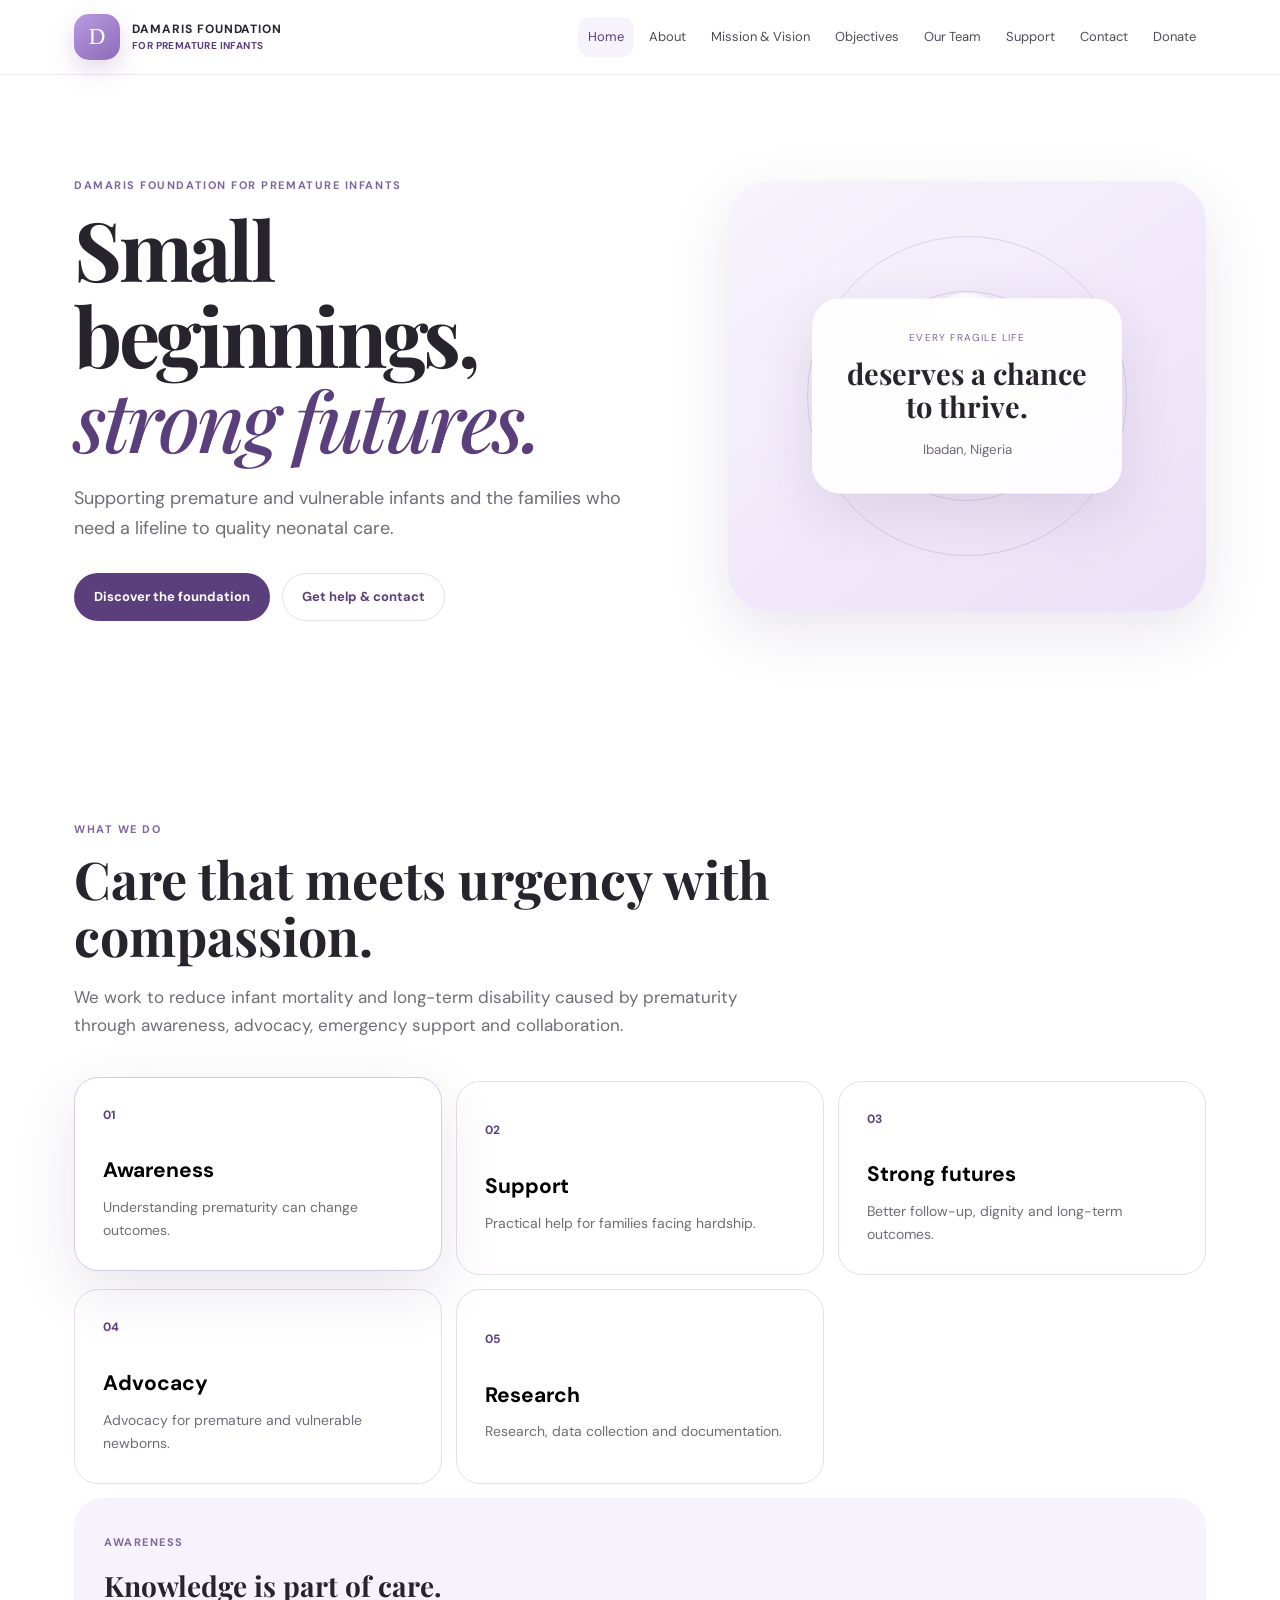
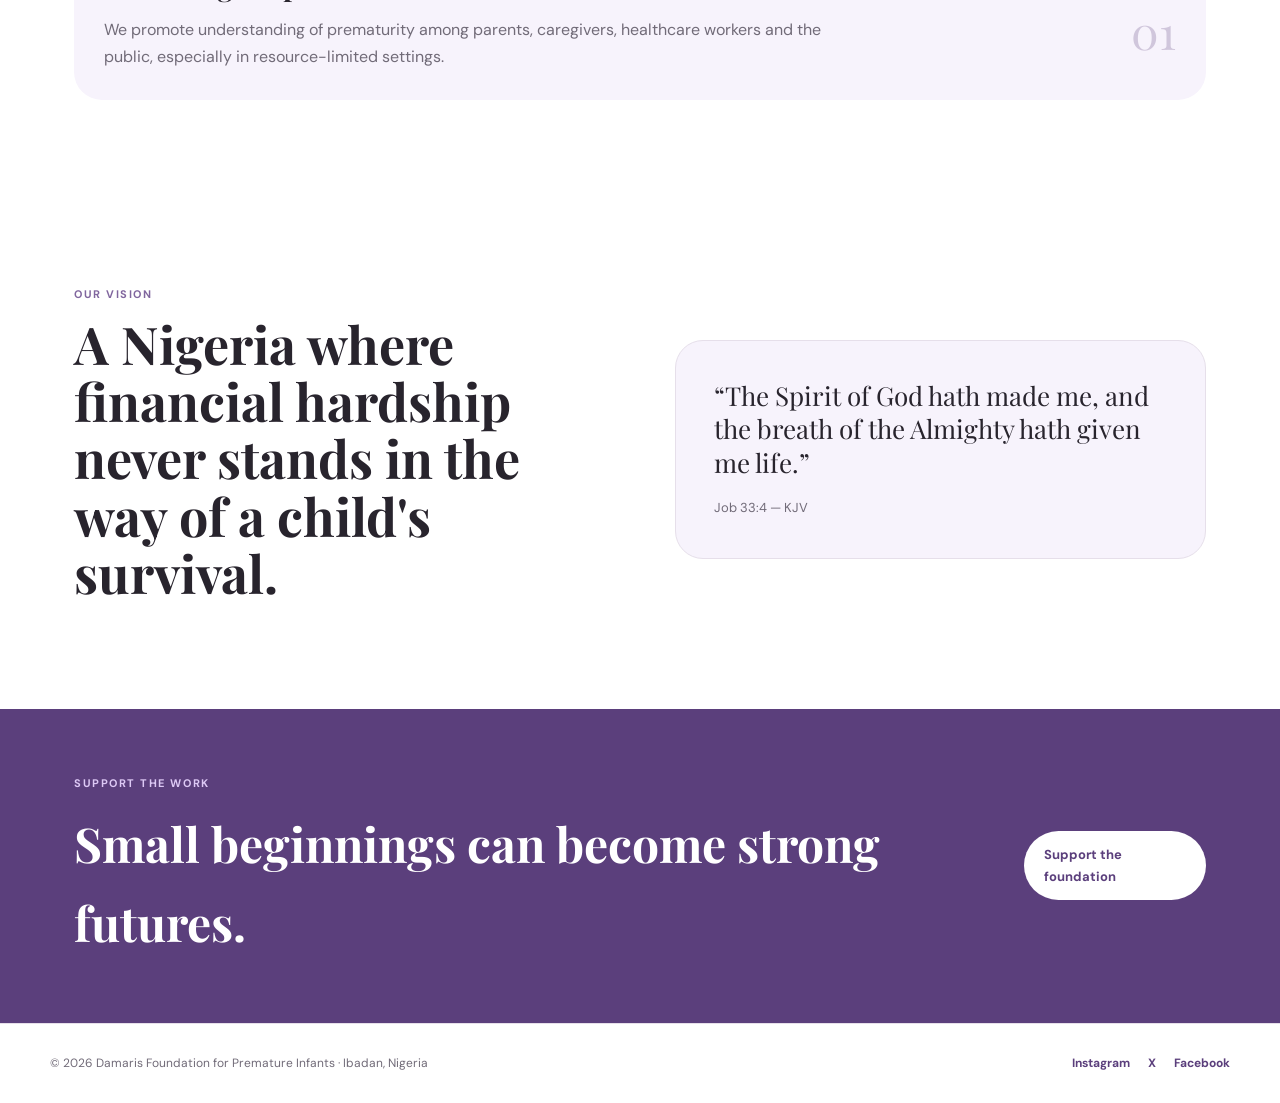
<file: index.html>
<!doctype html><html lang="en"><head><meta charset="utf-8"><meta name="viewport" content="width=device-width,initial-scale=1"><meta name="description" content="Damaris Foundation for Premature Infants — Small beginnings, strong futures."><title>Damaris Foundation for Premature Infants</title><link rel="stylesheet" href="style.css"></head><body data-page="home"><div id="site-header"></div><main><section class="hero"><div class="hero-copy"><span class="eyebrow">Damaris Foundation for Premature Infants</span><h1>Small beginnings,<br><em>strong futures.</em></h1><p>Supporting premature and vulnerable infants and the families who need a lifeline to quality neonatal care.</p><div class="hero-actions"><a class="btn primary" href="about.html">Discover the foundation</a><a class="btn ghost" href="contact.html">Get help &amp; contact</a></div></div><div class="hero-art"><div class="hero-orbit orbit-one"></div><div class="hero-orbit orbit-two"></div><div class="hero-card"><span>Every fragile life</span><strong>deserves a chance to thrive.</strong><small>Ibadan, Nigeria</small></div></div></section><section class="section intro"><div class="section-heading"><span class="eyebrow">What we do</span><h2>Care that meets urgency with compassion.</h2><p>We work to reduce infant mortality and long-term disability caused by prematurity through awareness, advocacy, emergency support and collaboration.</p></div><div class="feature-grid"><button class="feature-card active" data-feature="awareness"><span class="feature-num">01</span><h3>Awareness</h3><p>Understanding prematurity can change outcomes.</p></button><button class="feature-card" data-feature="support"><span class="feature-num">02</span><h3>Support</h3><p>Practical help for families facing hardship.</p></button><button class="feature-card" data-feature="futures"><span class="feature-num">03</span><h3>Strong futures</h3><p>Better follow-up, dignity and long-term outcomes.</p></button><button class="feature-card" data-feature="advocacy"><span class="feature-num">04</span><h3>Advocacy</h3><p>Advocacy for premature and vulnerable newborns.</p></button><button class="feature-card" data-feature="research"><span class="feature-num">05</span><h3>Research</h3><p>Research, data collection and documentation.</p></button></div><div class="feature-detail" id="feature-detail"><div><span class="eyebrow">Awareness</span><h3>Knowledge is part of care.</h3><p>We promote understanding of prematurity among parents, caregivers, healthcare workers and the public, especially in resource-limited settings.</p></div><span class="detail-mark">01</span></div></section><section class="section split"><div><span class="eyebrow">Our vision</span><h2>A Nigeria where financial hardship never stands in the way of a child's survival.</h2></div><div class="quote-card"><p>“The Spirit of God hath made me, and the breath of the Almighty hath given me life.”</p><span>Job 33:4 — KJV</span></div></section><section class="cta-band"><div><span class="eyebrow">Support the work</span><h2>Small beginnings can become strong futures.</h2></div><a class="btn light" href="support.html">Support the foundation</a></section></main><div id="site-footer"></div><script src="script.js"></script></body></html>
</file>
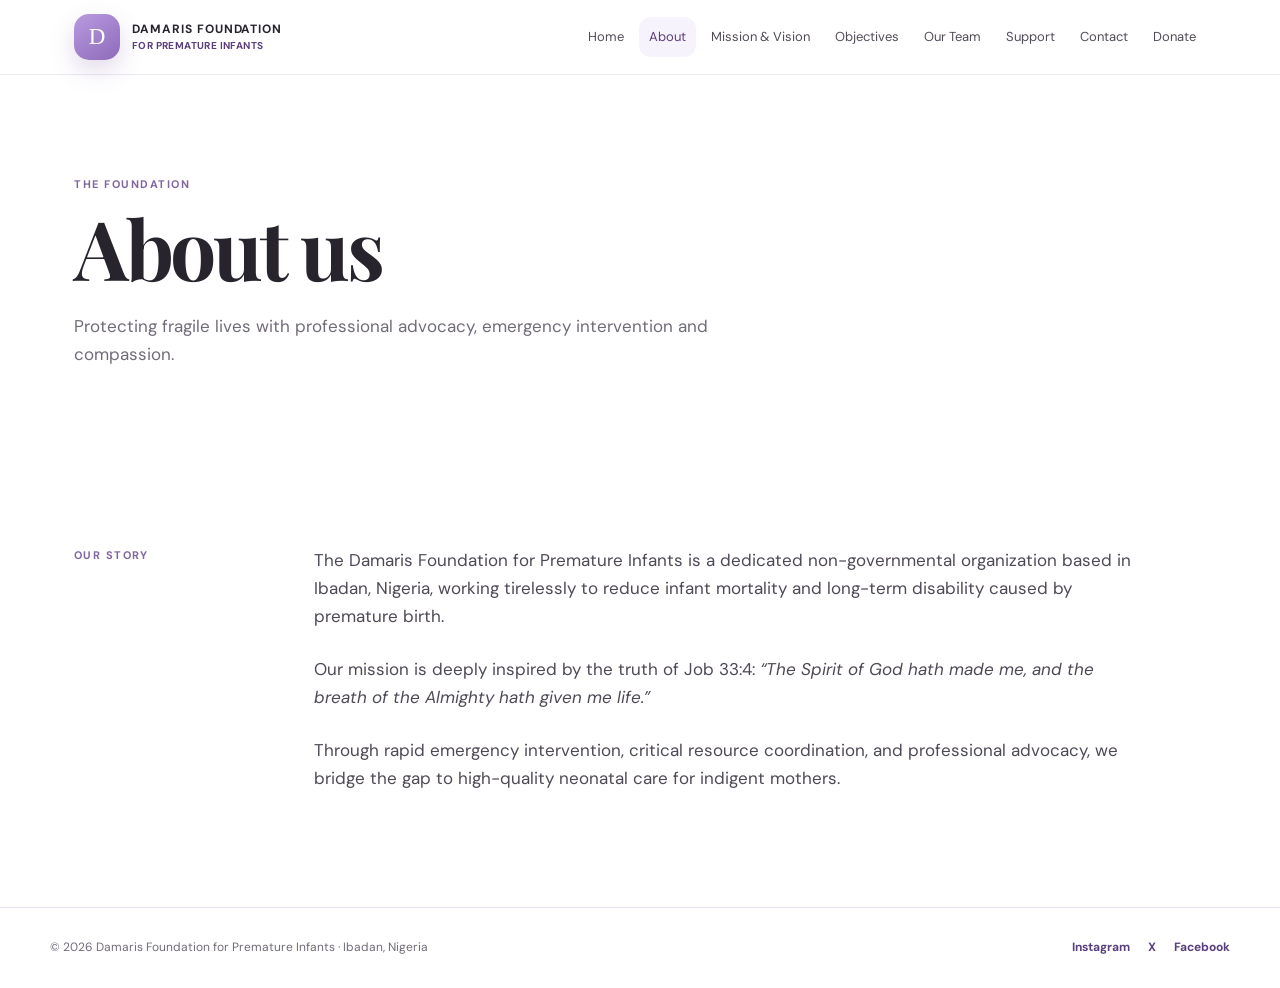
<file: about.html>
<!doctype html><html lang="en"><head><meta charset="utf-8"><meta name="viewport" content="width=device-width,initial-scale=1"><title>About — Damaris Foundation</title><link rel="stylesheet" href="style.css"></head><body data-page="about"><div id="site-header"></div><main><section class="page-hero"><span class="eyebrow">The foundation</span><h1>About us</h1><p>Protecting fragile lives with professional advocacy, emergency intervention and compassion.</p></section><section class="section prose-layout"><div class="sticky-label">OUR STORY</div><article class="prose"><p>The Damaris Foundation for Premature Infants is a dedicated non-governmental organization based in Ibadan, Nigeria, working tirelessly to reduce infant mortality and long-term disability caused by premature birth.</p><p>Our mission is deeply inspired by the truth of Job 33:4: <em>“The Spirit of God hath made me, and the breath of the Almighty hath given me life.”</em></p><p>Through rapid emergency intervention, critical resource coordination, and professional advocacy, we bridge the gap to high-quality neonatal care for indigent mothers.</p></article></section></main><div id="site-footer"></div><script src="script.js"></script></body></html>
</file>
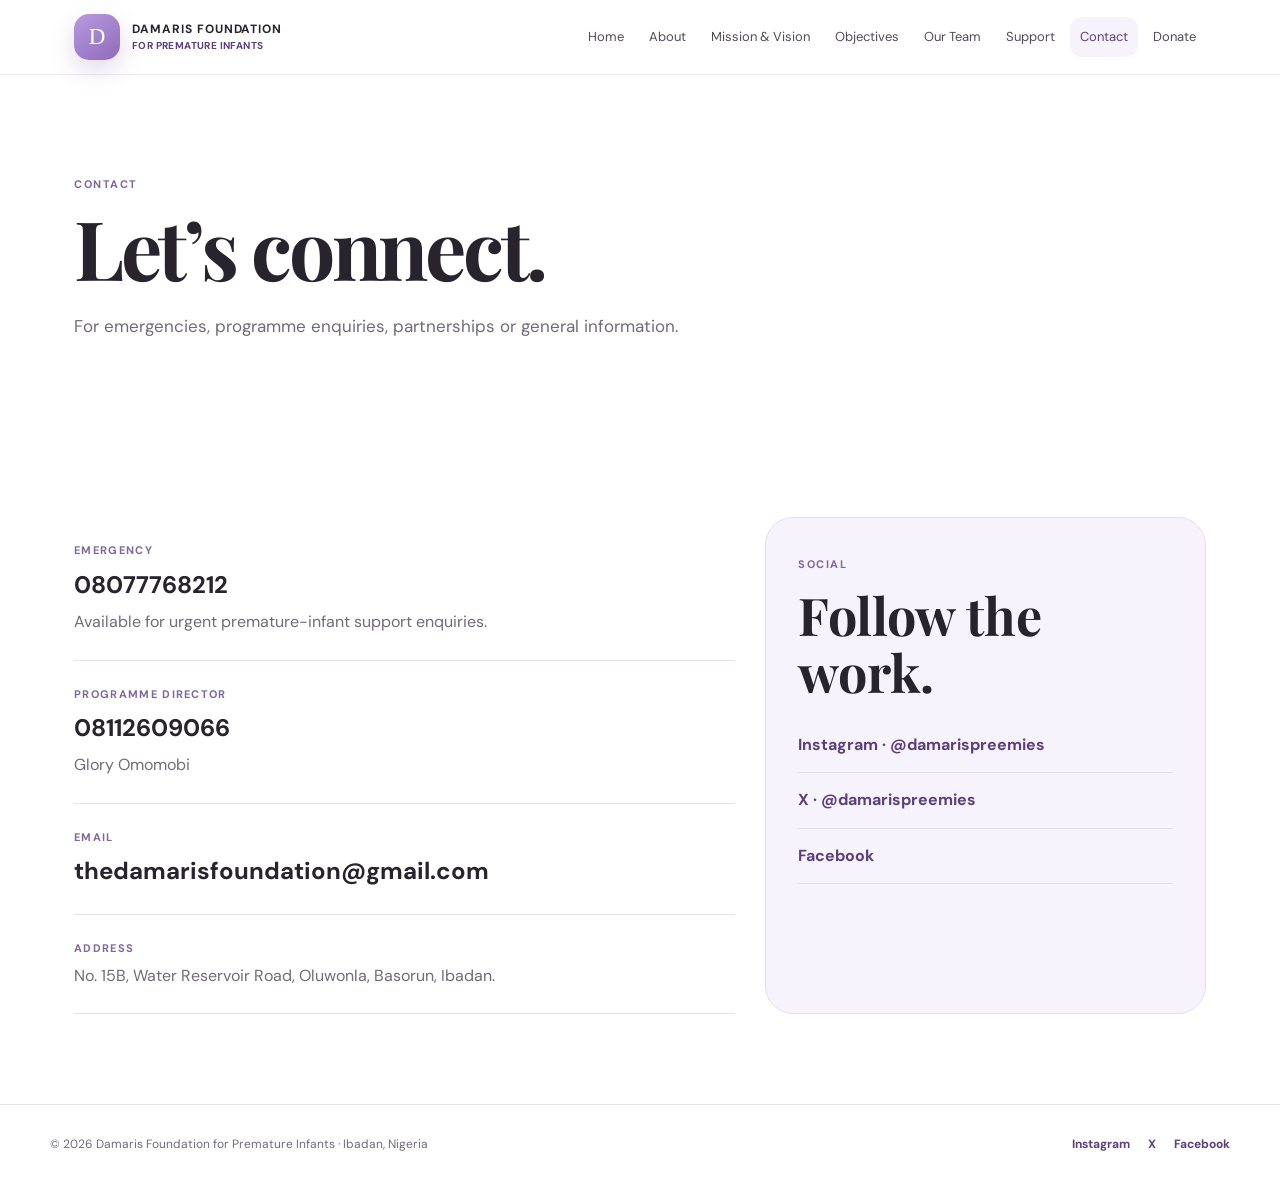
<file: contact.html>
<!doctype html><html lang="en"><head><meta charset="utf-8"><meta name="viewport" content="width=device-width,initial-scale=1"><title>Contact — Damaris Foundation</title><link rel="stylesheet" href="style.css"></head><body data-page="contact"><div id="site-header"></div><main><section class="page-hero"><span class="eyebrow">Contact</span><h1>Let’s connect.</h1><p>For emergencies, programme enquiries, partnerships or general information.</p></section><section class="section contact-layout"><div class="contact-main"><div class="contact-item"><span>Emergency</span><a href="tel:08077768212">08077768212</a><p>Available for urgent premature-infant support enquiries.</p></div><div class="contact-item"><span>Programme Director</span><a href="tel:08112609066">08112609066</a><p>Glory Omomobi</p></div><div class="contact-item"><span>Email</span><a href="mailto:thedamarisfoundation@gmail.com">thedamarisfoundation@gmail.com</a></div><div class="contact-item"><span>Address</span><p>No. 15B, Water Reservoir Road, Oluwonla, Basorun, Ibadan.</p></div></div><aside class="social-card"><span class="eyebrow">Social</span><h2>Follow the work.</h2><a href="https://www.instagram.com/damarispreemies/" target="_blank" rel="noopener">Instagram · @damarispreemies</a><a href="https://x.com/damarispreemies" target="_blank" rel="noopener">X · @damarispreemies</a><a href="https://www.facebook.com/share/1CWQGQF81W/" target="_blank" rel="noopener" aria-label="Facebook">Facebook</a></aside></section></main><div id="site-footer"></div><script src="script.js"></script></body></html>
</file>
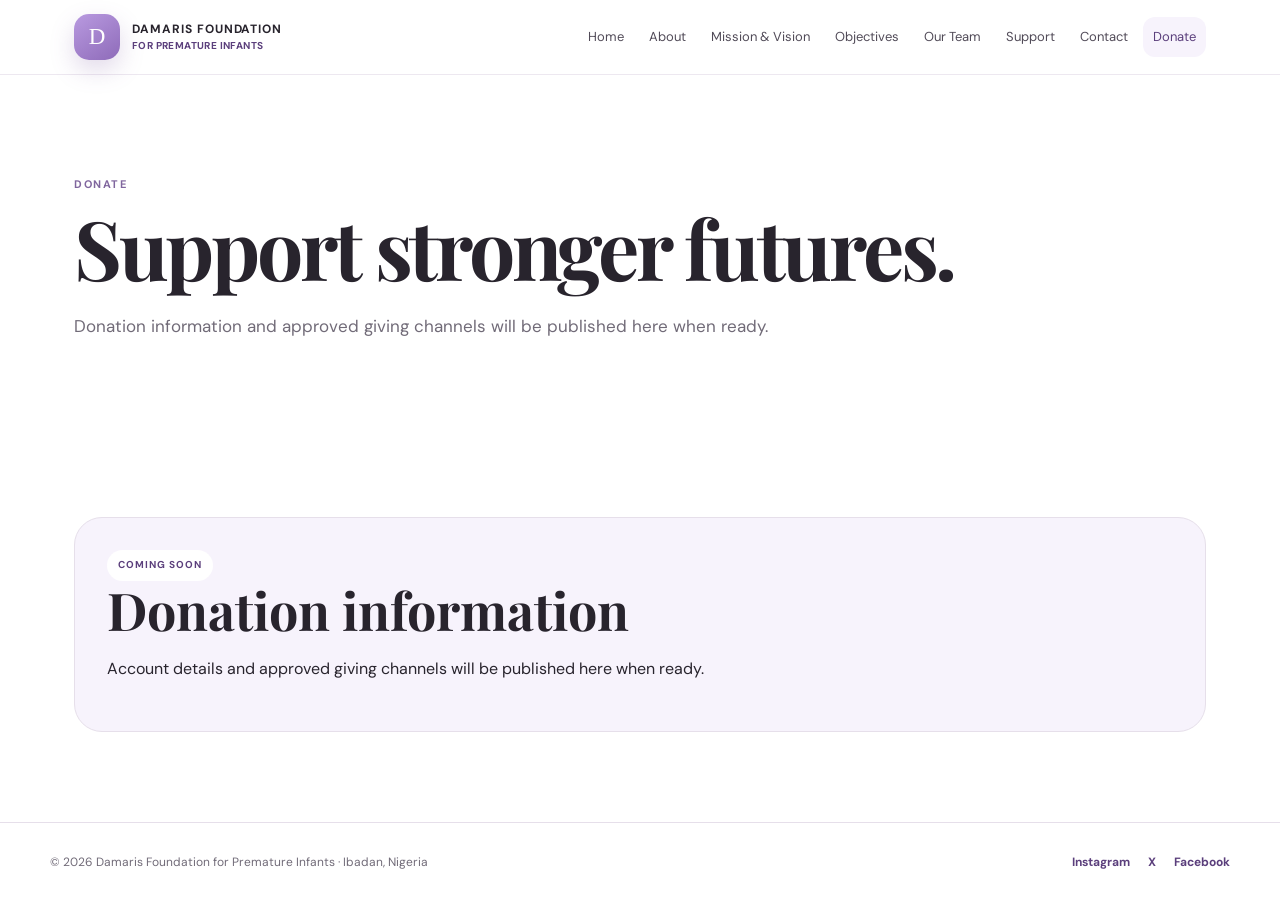
<file: donate.html>
<!doctype html><html lang="en"><head><meta charset="utf-8"><meta name="viewport" content="width=device-width,initial-scale=1"><title>Donate — Damaris Foundation</title><link rel="stylesheet" href="style.css"></head><body data-page="donate"><div id="site-header"></div><main><section class="page-hero"><span class="eyebrow">Donate</span><h1>Support stronger futures.</h1><p>Donation information and approved giving channels will be published here when ready.</p></section><section class="section"><article class="coming-card"><span class="coming-badge">COMING SOON</span><h2>Donation information</h2><p>Account details and approved giving channels will be published here when ready.</p></article></section></main><div id="site-footer"></div><script src="script.js"></script></body></html>
</file>
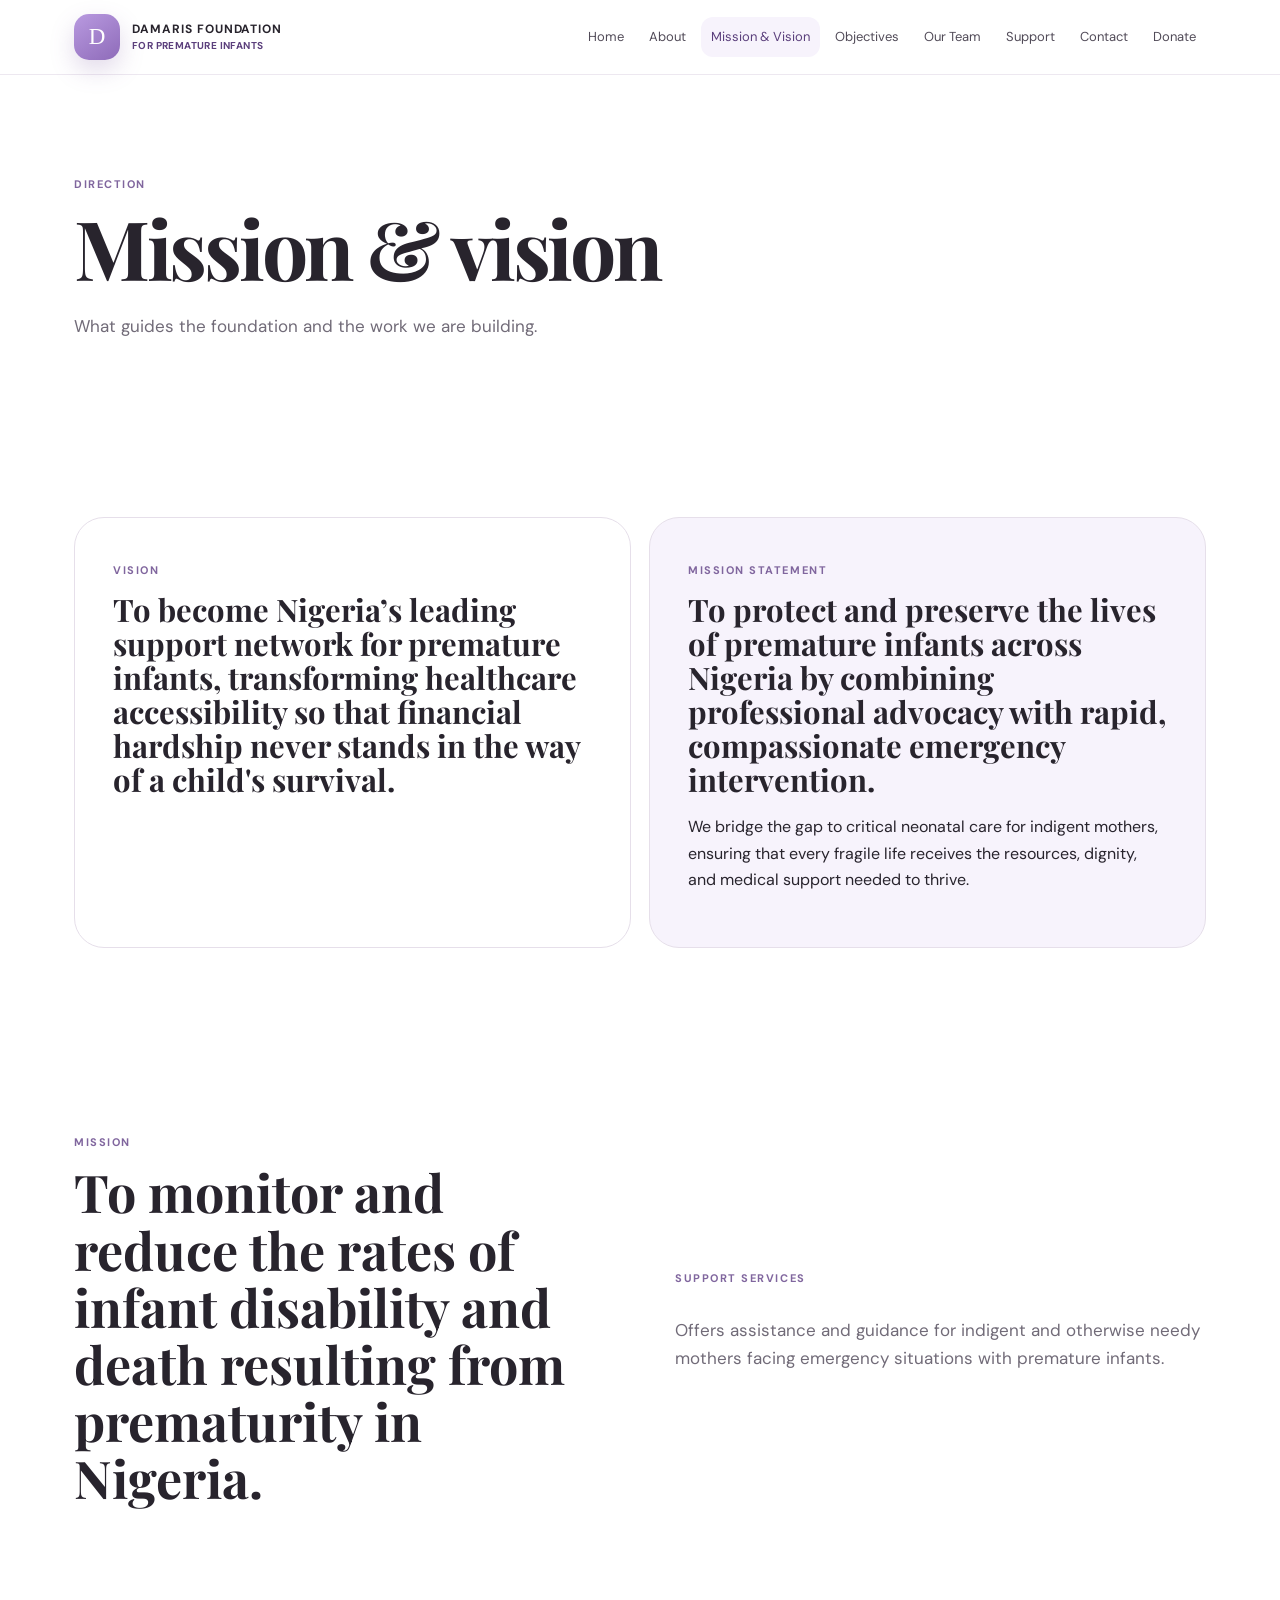
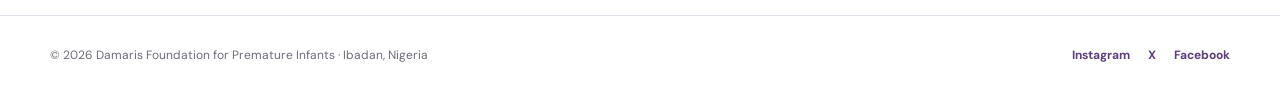
<file: mission.html>
<!doctype html><html lang="en"><head><meta charset="utf-8"><meta name="viewport" content="width=device-width,initial-scale=1"><title>Mission &amp; Vision — Damaris Foundation</title><link rel="stylesheet" href="style.css"></head><body data-page="mission"><div id="site-header"></div><main><section class="page-hero"><span class="eyebrow">Direction</span><h1>Mission &amp; vision</h1><p>What guides the foundation and the work we are building.</p></section><section class="section cards-2"><article class="statement-card"><span class="eyebrow">Vision</span><h2>To become Nigeria’s leading support network for premature infants, transforming healthcare accessibility so that financial hardship never stands in the way of a child's survival.</h2></article><article class="statement-card lilac"><span class="eyebrow">Mission statement</span><h2>To protect and preserve the lives of premature infants across Nigeria by combining professional advocacy with rapid, compassionate emergency intervention.</h2><p>We bridge the gap to critical neonatal care for indigent mothers, ensuring that every fragile life receives the resources, dignity, and medical support needed to thrive.</p></article></section><section class="section split"><div><span class="eyebrow">Mission</span><h2>To monitor and reduce the rates of infant disability and death resulting from prematurity in Nigeria.</h2></div><div><span class="eyebrow">Support services</span><p class="large-copy">Offers assistance and guidance for indigent and otherwise needy mothers facing emergency situations with premature infants.</p></div></section></main><div id="site-footer"></div><script src="script.js"></script></body></html>
</file>
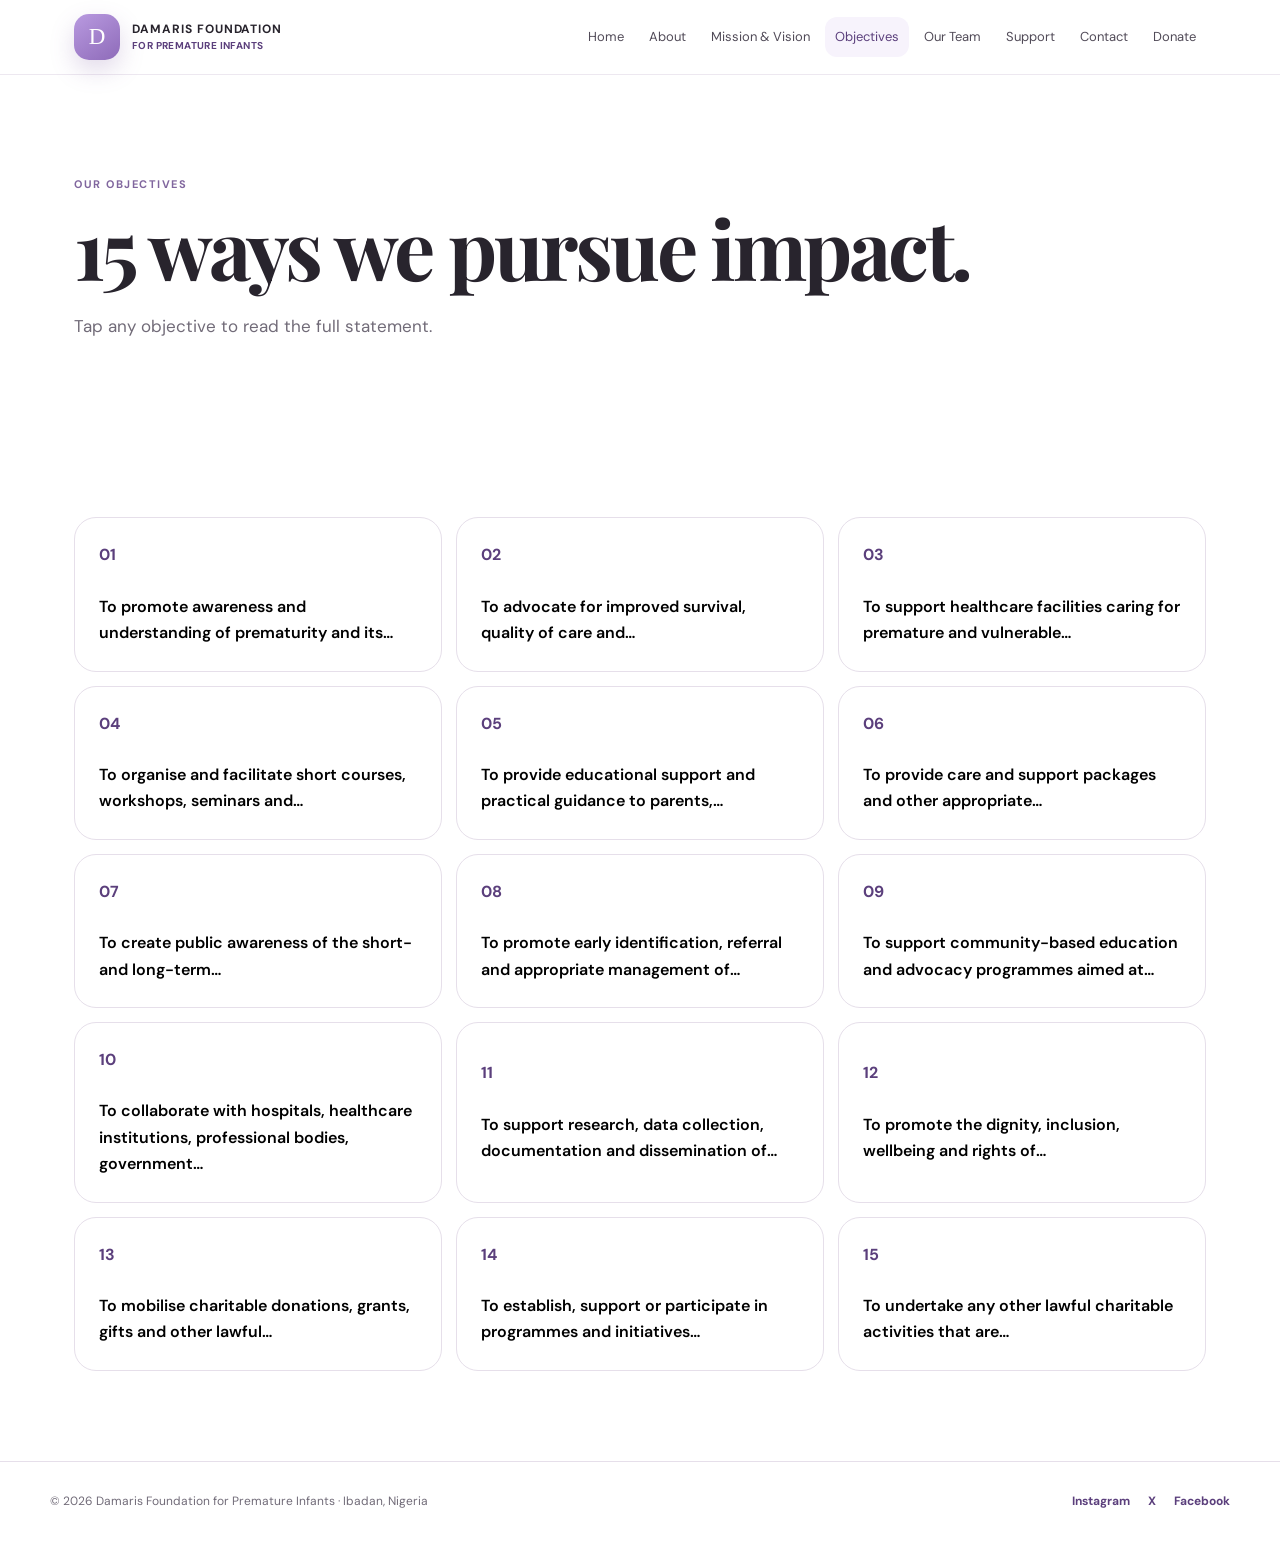
<file: objectives.html>
<!doctype html><html lang="en"><head><meta charset="utf-8"><meta name="viewport" content="width=device-width,initial-scale=1"><title>Objectives — Damaris Foundation</title><link rel="stylesheet" href="style.css"></head><body data-page="objectives"><div id="site-header"></div><main><section class="page-hero"><span class="eyebrow">Our objectives</span><h1>15 ways we pursue impact.</h1><p>Tap any objective to read the full statement.</p></section><section class="section"><div class="objective-grid" id="objective-grid"></div></section></main><div id="objective-modal" class="modal" aria-hidden="true"><div class="modal-backdrop" data-close-modal></div><div class="modal-panel"><button class="modal-close" data-close-modal aria-label="Close">×</button><span class="eyebrow" id="modal-number"></span><h2 id="modal-title"></h2><p id="modal-body"></p><div class="modal-nav"><button id="prev-objective" class="btn ghost">Previous</button><button id="next-objective" class="btn primary">Next</button></div></div></div><div id="site-footer"></div><script src="script.js"></script></body></html>
</file>
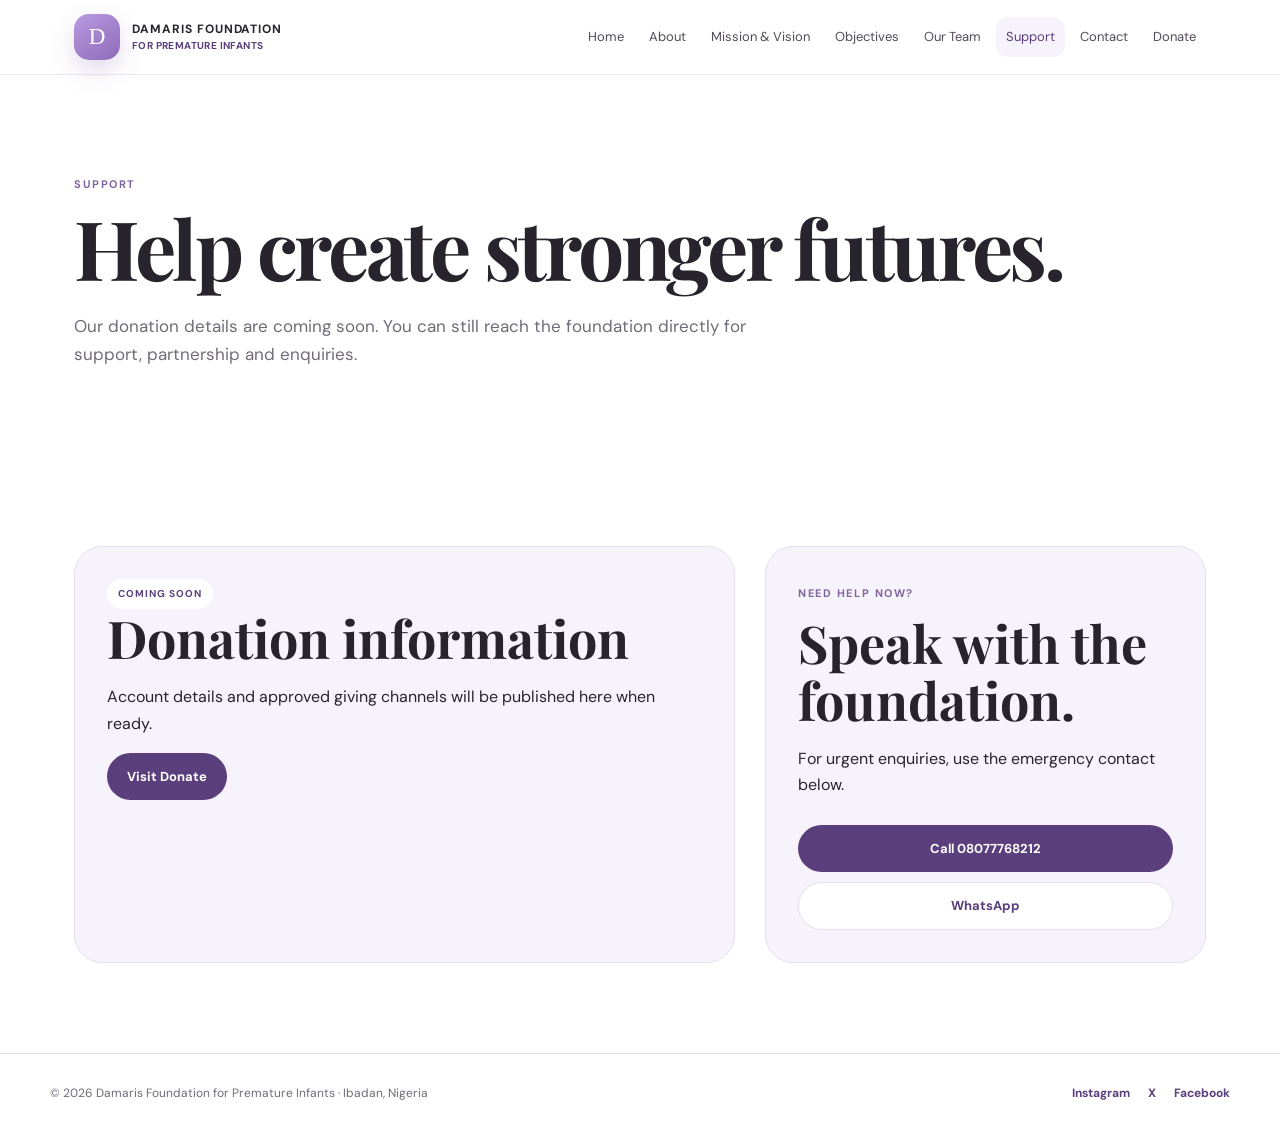
<file: support.html>
<!doctype html><html lang="en"><head><meta charset="utf-8"><meta name="viewport" content="width=device-width,initial-scale=1"><title>Support — Damaris Foundation</title><link rel="stylesheet" href="style.css"></head><body data-page="support"><div id="site-header"></div><main><section class="page-hero"><span class="eyebrow">Support</span><h1>Help create stronger futures.</h1><p>Our donation details are coming soon. You can still reach the foundation directly for support, partnership and enquiries.</p></section><section class="section support-layout"><article class="coming-card"><span class="coming-badge">COMING SOON</span><h2>Donation information</h2><p>Account details and approved giving channels will be published here when ready.</p><a class="btn primary" href="donate.html">Visit Donate</a></article><article class="contact-card"><span class="eyebrow">Need help now?</span><h2>Speak with the foundation.</h2><p>For urgent enquiries, use the emergency contact below.</p><a class="btn primary full" href="tel:08077768212">Call 08077768212</a><a class="btn ghost full" href="https://wa.me/2348077768212" target="_blank" rel="noopener">WhatsApp</a></article></section></main><div id="site-footer"></div><script src="script.js"></script></body></html>
</file>
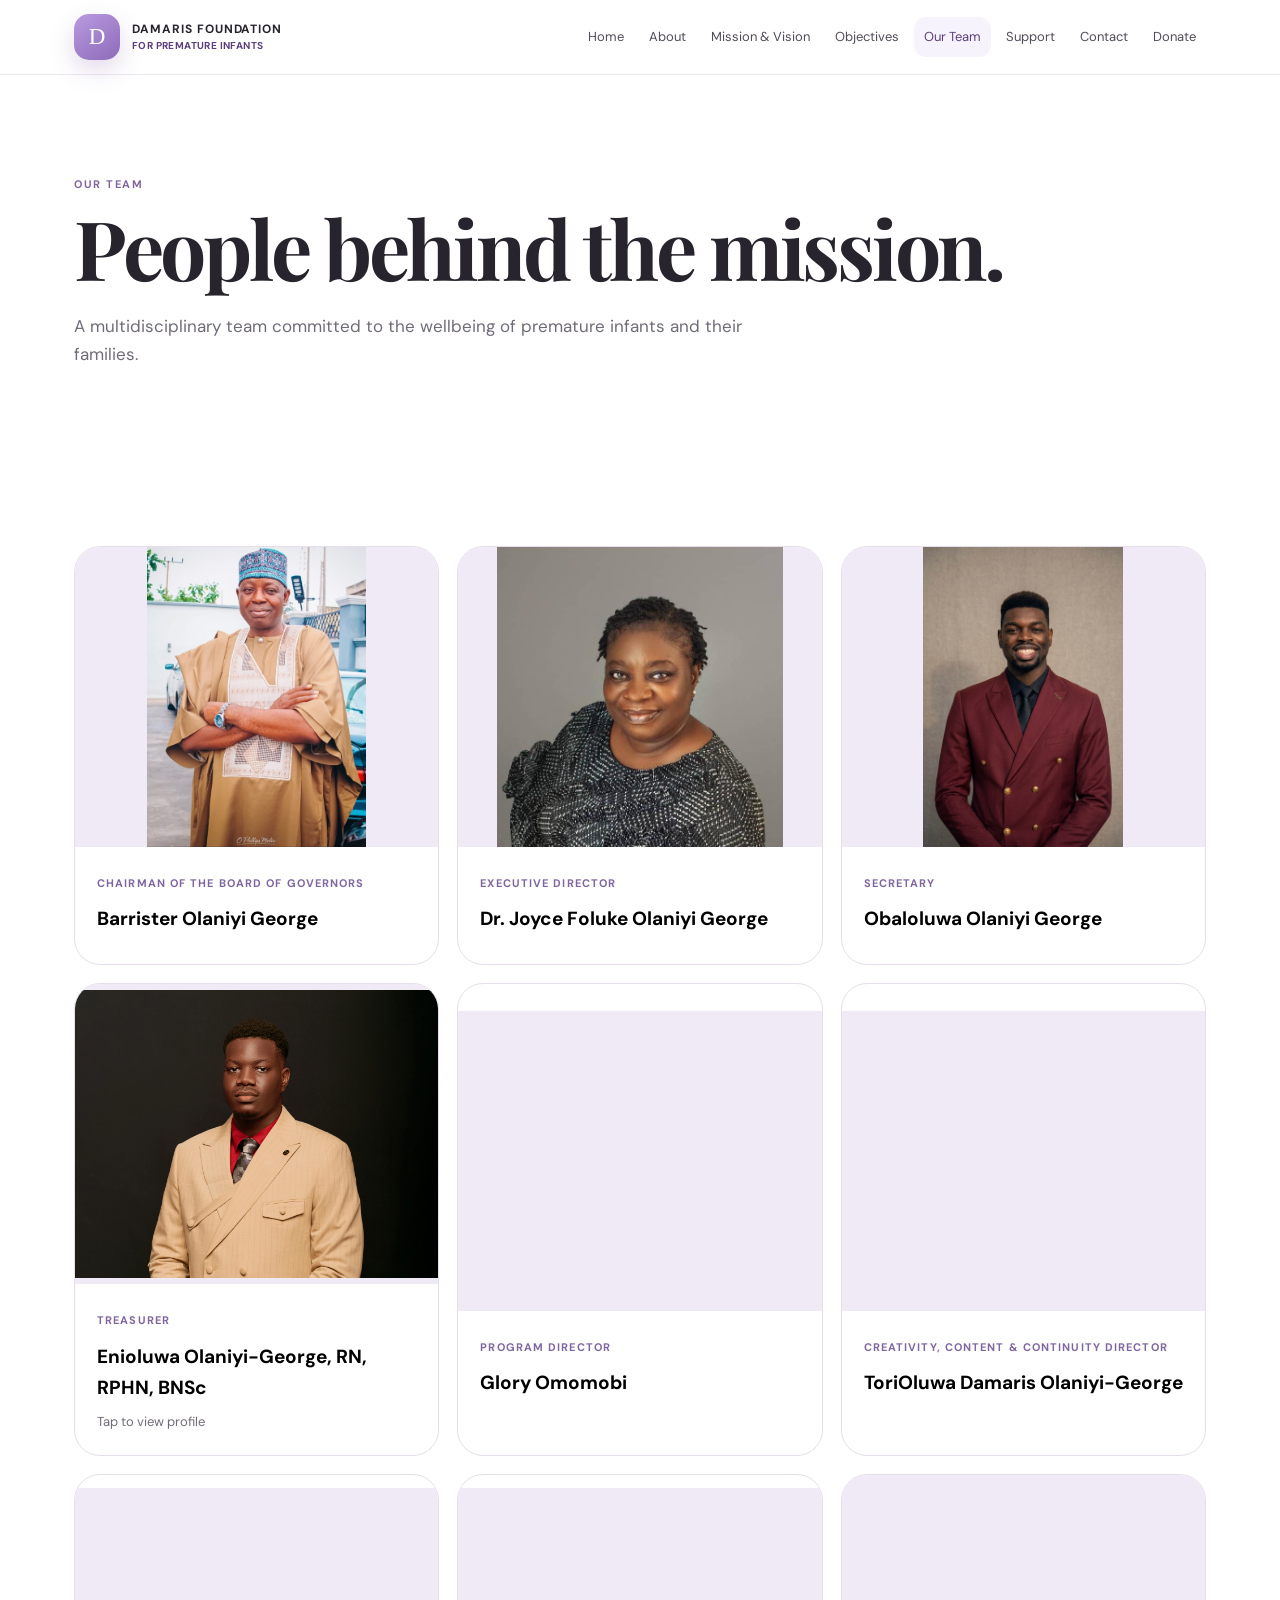
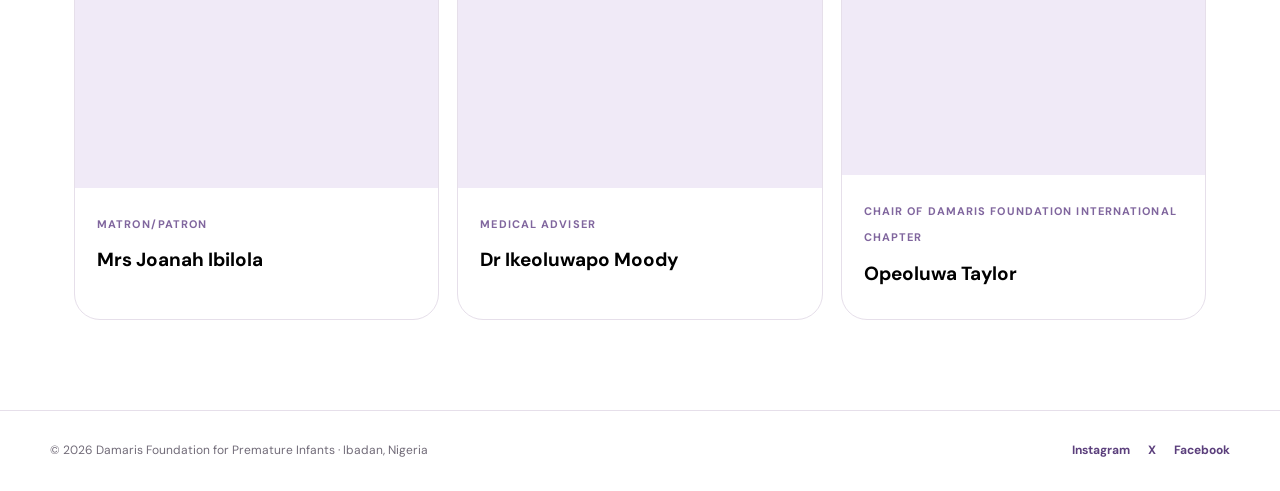
<file: team.html>
<!doctype html><html lang="en"><head><meta charset="utf-8"><meta name="viewport" content="width=device-width,initial-scale=1"><title>Our Team — Damaris Foundation</title><link rel="stylesheet" href="style.css"></head><body data-page="team"><div id="site-header"></div><main><section class="page-hero"><span class="eyebrow">Our team</span><h1>People behind the mission.</h1><p>A multidisciplinary team committed to the wellbeing of premature infants and their families.</p></section><section class="section"><div class="team-grid" id="team-grid"></div></section></main><div id="team-modal" class="modal" aria-hidden="true"><div class="modal-backdrop" data-close-team></div><div class="modal-panel team-modal-panel"><button class="modal-close" data-close-team aria-label="Close">×</button><div class="team-modal-content"><div class="team-modal-photo" id="team-modal-photo"></div><div><span class="eyebrow" id="team-modal-role"></span><h2 id="team-modal-name"></h2><p id="team-modal-bio"></p></div></div></div></div><div id="site-footer"></div><script src="script.js"></script></body></html>
</file>
<file: style.css>
@import url("https://fonts.googleapis.com/css2?family=DM+Sans:wght@400;500;600;700&family=Playfair+Display:ital,wght@0,500;0,600;1,500&display=swap");
:root{--purple:#a98bd4;--purple-dark:#5b3f7c;--lilac:#f7f3fc;--ink:#28242d;--muted:#716b78;--line:#e6dfea;--shadow:0 20px 60px rgba(68,45,92,.12)}
*{box-sizing:border-box}html{scroll-behavior:smooth}body{margin:0;color:var(--ink);font-family:"DM Sans",system-ui,sans-serif;background:#fff;line-height:1.65}a{text-decoration:none;color:inherit}button{font:inherit}.site-header{position:sticky;top:0;z-index:50;background:rgba(255,255,255,.94);backdrop-filter:blur(18px);border-bottom:1px solid rgba(230,223,234,.7)}.nav-wrap{max-width:1180px;margin:auto;padding:14px 24px;display:flex;align-items:center;justify-content:space-between;gap:20px}.brand{display:flex;align-items:center;gap:12px}.brand-mark{width:46px;height:46px;border-radius:15px;background:linear-gradient(145deg,#b99ae0,#8e6bb9);display:grid;place-items:center;color:#fff;font-family:Georgia,serif;font-size:23px;box-shadow:0 10px 25px rgba(121,87,159,.22)}.brand-text{font-size:12px;line-height:1.2;font-weight:700;letter-spacing:.08em;text-transform:uppercase}.brand-text small{display:block;color:var(--purple-dark);font-size:10px;letter-spacing:.04em;margin-top:3px}.nav{display:flex;align-items:center;gap:5px}.nav a{padding:9px 10px;border-radius:12px;font-size:13px;color:#514b58}.nav a:hover,.nav a.active{background:var(--lilac);color:var(--purple-dark)}.menu-btn{display:none;border:1px solid var(--line);background:#fff;border-radius:12px;padding:8px 10px;cursor:pointer}.hero{max-width:1180px;margin:auto;padding:92px 24px 100px;display:grid;grid-template-columns:1.1fr .9fr;gap:70px;align-items:center;min-height:650px}.eyebrow{display:inline-block;text-transform:uppercase;letter-spacing:.14em;font-size:11px;font-weight:700;color:#80669e;margin-bottom:12px}.hero h1,.page-hero h1{font-family:"Playfair Display",Georgia,serif;font-size:clamp(48px,7vw,82px);line-height:1.04;margin:0 0 22px;letter-spacing:-.04em}.hero h1 em{color:var(--purple-dark);font-weight:500}.hero p{max-width:600px;font-size:18px;color:var(--muted);margin:0 0 30px}.hero-actions{display:flex;gap:12px;flex-wrap:wrap}.btn{display:inline-flex;align-items:center;justify-content:center;border:1px solid transparent;border-radius:999px;padding:12px 19px;font-weight:700;font-size:13px;cursor:pointer;transition:.2s ease}.btn:hover{transform:translateY(-2px)}.btn.primary{background:var(--purple-dark);color:#fff}.btn.ghost{border-color:var(--line);background:#fff;color:var(--purple-dark)}.btn.light{background:#fff;color:var(--purple-dark)}.btn.full{width:100%;margin-top:10px}.hero-art{min-height:430px;border-radius:40px;background:radial-gradient(circle at 50% 35%,#fff 0 10%,transparent 11%),linear-gradient(145deg,#f8f3fc,#ebe0f7);position:relative;overflow:hidden;box-shadow:var(--shadow)}.hero-orbit{position:absolute;border:1px solid rgba(91,63,124,.16);border-radius:50%;left:50%;top:50%;transform:translate(-50%,-50%)}.orbit-one{width:320px;height:320px}.orbit-two{width:210px;height:210px}.hero-card{position:absolute;left:50%;top:50%;transform:translate(-50%,-50%);width:min(76%,310px);padding:32px;border-radius:28px;background:rgba(255,255,255,.9);box-shadow:var(--shadow);text-align:center}.hero-card span{display:block;text-transform:uppercase;letter-spacing:.12em;font-size:10px;color:#80669e;margin-bottom:10px}.hero-card strong{display:block;font-family:"Playfair Display",Georgia,serif;font-size:29px;line-height:1.15}.hero-card small{display:block;margin-top:16px;color:var(--muted)}.section{max-width:1180px;margin:auto;padding:90px 24px}.section-heading{max-width:720px}.section h2,.page-hero h2{font-family:"Playfair Display",Georgia,serif;font-size:clamp(32px,5vw,52px);line-height:1.1;margin:0 0 18px}.section-heading p,.large-copy{color:var(--muted);font-size:17px}.feature-grid{display:grid;grid-template-columns:repeat(3,1fr);gap:14px;margin-top:42px}.feature-card{border:1px solid var(--line);background:#fff;border-radius:24px;padding:28px;text-align:left;cursor:pointer;transition:.25s ease}.feature-card:hover,.feature-card.active{transform:translateY(-4px);box-shadow:var(--shadow);border-color:#d7c9e8}.feature-num{display:block;color:var(--purple-dark);font-weight:700;font-size:12px;margin-bottom:28px}.feature-card h3{margin:0 0 8px;font-size:21px}.feature-card p{margin:0;color:var(--muted);font-size:14px}.feature-detail{margin-top:14px;background:var(--lilac);border-radius:28px;padding:30px;display:flex;justify-content:space-between;gap:30px;align-items:end}.feature-detail h3{margin:0 0 8px;font-family:"Playfair Display",Georgia,serif;font-size:28px}.feature-detail p{margin:0;color:var(--muted);max-width:760px}.detail-mark{font-family:"Playfair Display",Georgia,serif;font-size:46px;color:rgba(91,63,124,.25)}.split{display:grid;grid-template-columns:1fr 1fr;gap:70px;align-items:center}.quote-card{padding:38px;border:1px solid var(--line);border-radius:28px;background:var(--lilac)}.quote-card p{font-family:"Playfair Display",Georgia,serif;font-size:26px;line-height:1.3;margin:0 0 14px}.quote-card span{color:var(--muted);font-size:13px}.cta-band{background:var(--purple-dark);color:#fff;padding:60px max(24px,calc((100% - 1132px)/2));display:flex;align-items:center;justify-content:space-between;gap:30px}.cta-band h2{font-family:"Playfair Display",Georgia,serif;font-size:clamp(30px,4vw,48px);margin:0}.cta-band .eyebrow{color:#ddc9f5}.page-hero{max-width:1180px;margin:auto;padding:95px 24px 70px}.page-hero p{max-width:700px;color:var(--muted);font-size:17px}.prose-layout{display:grid;grid-template-columns:180px 1fr;gap:60px}.sticky-label{text-transform:uppercase;letter-spacing:.13em;font-weight:700;font-size:11px;color:#80669e}.prose{max-width:820px}.prose p{font-size:17px;color:#4f4955;margin:0 0 25px}.cards-2{display:grid;grid-template-columns:1fr 1fr;gap:18px}.statement-card{padding:38px;border:1px solid var(--line);border-radius:30px}.statement-card.lilac{background:var(--lilac)}.statement-card h2{font-size:31px}.objective-grid{display:grid;grid-template-columns:repeat(3,1fr);gap:14px}.objective-card{border:1px solid var(--line);background:#fff;border-radius:22px;padding:24px;text-align:left;min-height:150px;cursor:pointer;transition:.2s}.objective-card:hover{transform:translateY(-3px);box-shadow:var(--shadow)}.objective-number{display:block;color:var(--purple-dark);font-weight:700;margin-bottom:25px}.objective-title{font-weight:600;line-height:1.45}.modal{position:fixed;inset:0;z-index:100;display:none;align-items:center;justify-content:center;padding:20px}.modal.open{display:flex}.modal-backdrop{position:absolute;inset:0;background:rgba(40,36,45,.42);backdrop-filter:blur(5px)}.modal-panel{position:relative;z-index:1;width:min(680px,100%);max-height:calc(100vh - 40px);overflow:auto;background:#fff;border-radius:28px;padding:36px;box-shadow:0 30px 90px rgba(0,0,0,.22)}.modal-close{position:absolute;right:16px;top:14px;border:0;background:var(--lilac);border-radius:50%;width:38px;height:38px;font-size:25px;cursor:pointer}.modal-panel h2{font-family:"Playfair Display",Georgia,serif;font-size:36px;line-height:1.15;margin:0 0 18px}.modal-panel p{color:#504a56;font-size:16px;white-space:pre-line}.modal-nav{display:flex;justify-content:space-between;gap:10px;margin-top:28px}.team-grid{display:grid;grid-template-columns:repeat(3,1fr);gap:18px}.team-card{border:1px solid var(--line);background:#fff;border-radius:26px;overflow:hidden;text-align:left;padding:0;cursor:pointer;transition:.25s;min-width:0}.team-card:hover{transform:translateY(-4px);box-shadow:var(--shadow)}.team-photo{height:300px;background:#f0eaf7 center center/contain no-repeat;}.team-info{padding:22px}.team-info span{font-size:11px;text-transform:uppercase;letter-spacing:.1em;color:#80669e;font-weight:700}.team-info h3{font-size:19px;margin:8px 0}.team-info p{font-size:13px;color:var(--muted);margin:0}.team-modal-content{display:grid;grid-template-columns:220px 1fr;gap:28px;align-items:start}.team-modal-photo{height:270px;border-radius:22px;background:#f0eaf7 center/cover no-repeat}.contact-layout,.support-layout{display:grid;grid-template-columns:1.2fr .8fr;gap:30px}.contact-item{padding:24px 0;border-bottom:1px solid var(--line)}.contact-item span{display:block;text-transform:uppercase;letter-spacing:.12em;font-size:11px;color:#80669e;font-weight:700}.contact-item a{display:inline-block;font-size:24px;font-weight:700;margin-top:5px}.contact-item p{color:var(--muted);margin:5px 0 0}.social-card,.contact-card,.coming-card{padding:32px;border:1px solid var(--line);border-radius:28px;background:var(--lilac)}.social-card a{display:block;padding:14px 0;border-bottom:1px solid var(--line);font-weight:700;color:var(--purple-dark)}.coming-badge{display:inline-block;background:#fff;border-radius:999px;padding:7px 11px;font-size:10px;font-weight:700;letter-spacing:.1em;color:var(--purple-dark)}.site-footer{border-top:1px solid var(--line);padding:30px 24px}.footer-wrap{max-width:1180px;margin:auto;display:flex;justify-content:space-between;gap:20px;align-items:center}.footer-wrap p{font-size:12px;color:var(--muted);margin:0}.footer-links{display:flex;gap:18px;font-size:12px;font-weight:700;color:var(--purple-dark)}
@media(max-width:900px){.nav{display:none}.menu-btn{display:block}.nav.open{display:flex;position:absolute;left:16px;right:16px;top:76px;flex-direction:column;align-items:stretch;background:#fff;border:1px solid var(--line);border-radius:18px;padding:8px;box-shadow:var(--shadow)}.nav.open a{padding:13px}.hero{grid-template-columns:1fr;gap:35px;padding-top:65px}.hero-art{min-height:350px}.feature-grid,.objective-grid,.team-grid{grid-template-columns:1fr 1fr}.split,.cards-2,.contact-layout,.support-layout{grid-template-columns:1fr}.prose-layout{grid-template-columns:1fr;gap:20px}.team-modal-content{grid-template-columns:1fr}.team-modal-photo{height:240px}}
@media(max-width:600px){.nav-wrap{padding:11px 16px}.brand-mark{width:42px;height:42px}.brand-text{font-size:10px}.hero{padding:55px 18px 70px}.hero h1,.page-hero h1{font-size:clamp(44px,15vw,62px)}.hero p{font-size:16px}.section,.page-hero{padding:65px 18px}.feature-grid,.objective-grid,.team-grid{grid-template-columns:1fr}.feature-detail{align-items:start}.detail-mark{display:none}.page-hero{padding-bottom:40px}.modal-panel{padding:30px 22px}.modal-panel h2{font-size:30px}.team-modal-photo{height:220px}.cta-band{padding:48px 18px;display:block}.cta-band .btn{margin-top:25px}.footer-wrap{display:block}.footer-links{margin-top:15px}.team-photo{height:330px}}
</file>
